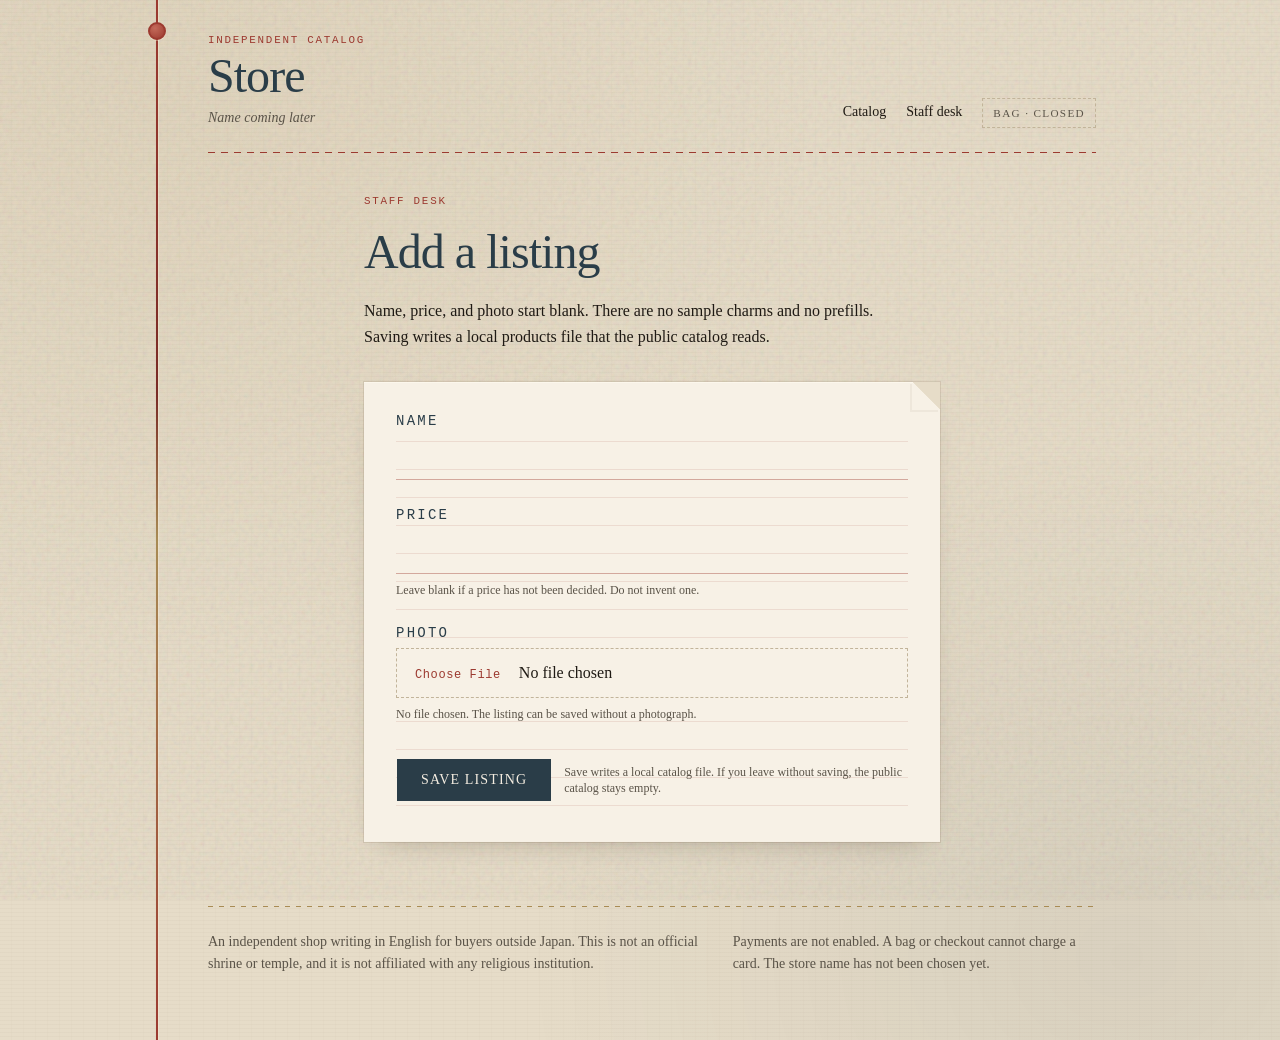
<file: omamori-empty-catalog/staff/add/index.html>
<!DOCTYPE html><html lang="en" class="cormorant_garamond_db522d64-module__k9MFuG__variable newsreader_128ab8f8-module__wmqLWG__variable ibm_plex_mono_4c763d81-module__VHU0TW__variable h-full antialiased"><head><meta charSet="utf-8"/><meta name="viewport" content="width=device-width, initial-scale=1"/><link rel="stylesheet" href="/omamori-empty-catalog/_next/static/chunks/0zwsftpd67_3l.css" data-precedence="next"/><title>Store — catalog</title><meta name="description" content="Independent English catalog of Japanese good-luck charms for buyers outside Japan. Not an official shrine or temple. Listings appear when they are added."/><link rel="icon" href="/omamori-empty-catalog/icon.svg?icon.0etq6p4qg1tmm.svg" sizes="any" type="image/svg+xml"/></head><body class="min-h-full"><div class="paper-ground min-h-dvh"><div class="site-layer relative mx-auto min-h-dvh w-full max-w-5xl px-7 pb-16 pt-6 md:px-14 md:pt-8"><div class="silk-cord" aria-hidden="true"></div><div class="silk-knot" aria-hidden="true"></div><header class="pl-4 md:pl-6"><div class="flex flex-col gap-5 sm:flex-row sm:items-end sm:justify-between"><div><p class="small-caps-label text-thread">Independent catalog</p><p class="display-title mt-1 text-4xl leading-none text-indigo-dye md:text-5xl">Store</p><p class="mt-2 text-sm italic text-ink-soft">Name coming later</p></div><nav aria-label="Primary" class="flex flex-wrap items-center gap-x-5 gap-y-2 text-sm"><a class="border-b border-transparent pb-0.5 text-foreground transition-colors hover:border-thread hover:text-thread" href="/omamori-empty-catalog/">Catalog</a><a class="border-b border-transparent pb-0.5 text-foreground transition-colors hover:border-thread hover:text-thread" href="/omamori-empty-catalog/staff/add/">Staff desk</a><span class="cursor-not-allowed border border-dashed border-border px-2.5 py-1 text-[0.7rem] tracking-[0.12em] text-ink-soft uppercase" title="Payments are not enabled">Bag · closed</span></nav></div><div class="running-stitch mt-6"></div></header><main class="pl-4 pt-8 md:pl-6 md:pt-10"><section class="mx-auto max-w-xl"><p class="small-caps-label text-thread">Staff desk</p><h1 class="display-title mt-3 text-4xl leading-tight text-indigo-dye md:text-5xl">Add a listing</h1><p class="mt-4 max-w-prose text-base leading-relaxed text-foreground">Name, price, and photo start blank. There are no sample charms and no prefills. Saving writes a local products file that the public catalog reads.</p><div class="paper-slip relative mt-8 overflow-hidden px-5 py-8 md:px-8"><form class="inventory-rule space-y-7 pb-2" action="#" method="get"><div class="space-y-2"><label class="flex items-center gap-2 text-sm leading-none font-medium select-none small-caps-label text-indigo-dye" for="name">Name</label><input id="name" autoComplete="off" required="" maxLength="200" class="w-full min-w-0 py-1 transition-colors outline-none h-11 rounded-none border-0 border-b border-thread/40 bg-transparent px-0 text-lg shadow-none" name="name" value=""/></div><div class="space-y-2"><label class="flex items-center gap-2 text-sm leading-none font-medium select-none small-caps-label text-indigo-dye" for="price">Price</label><input id="price" autoComplete="off" inputMode="decimal" maxLength="40" class="w-full min-w-0 py-1 transition-colors outline-none h-11 rounded-none border-0 border-b border-thread/40 bg-transparent px-0 text-lg shadow-none" name="price" value=""/><p class="text-xs text-ink-soft">Leave blank if a price has not been decided. Do not invent one.</p></div><div class="space-y-2"><label class="flex items-center gap-2 text-sm leading-none font-medium select-none small-caps-label text-indigo-dye" for="photo">Photo</label><input id="photo" type="file" accept="image/jpeg,image/png,image/webp,image/gif" class="w-full min-w-0 text-base transition-colors outline-none h-auto rounded-none border border-dashed border-border bg-paper-raised px-3 py-3 file:mr-3 file:border-0 file:bg-transparent file:font-mono file:text-xs file:tracking-wider file:text-thread" name="photo"/><p class="text-xs text-ink-soft">No file chosen. The listing can be saved without a photograph.</p></div><div class="flex flex-col gap-3 pt-2 sm:flex-row sm:items-center"><button type="submit" class="inline-flex shrink-0 items-center justify-center border border-transparent bg-clip-padding font-medium whitespace-nowrap transition-all outline-none select-none h-11 rounded-none bg-indigo-dye px-6 text-sm tracking-[0.08em] uppercase text-primary-foreground hover:bg-indigo-dye/90">Save listing</button><p class="text-xs text-ink-soft">Save writes a local catalog file. If you leave without saving, the public catalog stays empty.</p></div></form></div></section></main><footer class="mt-16 pl-4 md:pl-6"><div class="running-stitch-gold mb-6"></div><div class="grid gap-4 text-sm leading-relaxed text-ink-soft md:grid-cols-[1.4fr_1fr]"><p>An independent shop writing in English for buyers outside Japan. This is not an official shrine or temple, and it is not affiliated with any religious institution.</p><p>Payments are not enabled. A bag or checkout cannot charge a card. The store name has not been chosen yet.</p></div></footer></div></div></body></html>
</file>
<file: omamori-empty-catalog/_next/static/chunks/0zwsftpd67_3l.css>
/* Reduced empty-catalog stylesheet (full Next CSS exceeded MCP size). */
:root {
  --background: #e6dcc8;
  --foreground: #1f1a14;
  --primary: #2a3d48;
  --primary-foreground: #f3ece0;
  --muted-foreground: #5a5348;
  --destructive: #9c3a30;
  --border: #c2b49a;
  --input: #c2b49a;
  --ring: #9c3a30;
  --thread: #9c3a30;
  --thread-soft: #c46a5a;
  --indigo-dye: #2a3d48;
  --gold-thread: #a88b54;
  --paper-raised: #f7f1e6;
  --ink-soft: #5a5348;
  --font-cormorant: "Times New Roman", Times, serif;
  --font-newsreader: Georgia, "Times New Roman", serif;
  --font-ibm-plex-mono: ui-monospace, SFMono-Regular, Menlo, Consolas, monospace;
}
.cormorant_garamond_db522d64-module__k9MFuG__variable { --font-cormorant: "Times New Roman", Times, serif; }
.newsreader_128ab8f8-module__wmqLWG__variable { --font-newsreader: Georgia, "Times New Roman", serif; }
.ibm_plex_mono_4c763d81-module__VHU0TW__variable { --font-ibm-plex-mono: ui-monospace, SFMono-Regular, Menlo, Consolas, monospace; }

*, *::before, *::after { box-sizing: border-box; border: 0 solid; margin: 0; padding: 0; }
html, :host { line-height: 1.5; -webkit-text-size-adjust: 100%; tab-size: 4; font-family: var(--font-newsreader), Georgia, serif; }
body { color: var(--foreground); background: var(--background); }
a { color: inherit; text-decoration: inherit; }
h1, h2, h3, h4, h5, h6 { font-size: inherit; font-weight: inherit; }
button, input { font: inherit; color: inherit; }
.antialiased { -webkit-font-smoothing: antialiased; -moz-osx-font-smoothing: grayscale; }

.paper-ground {
  background-color: var(--background);
  background-image:
    radial-gradient(at 12% 8%, #a88b5417, #0000 42%),
    radial-gradient(at 88% 92%, #2a3d4812, #0000 38%),
    repeating-linear-gradient(0deg, #0000, #0000 3px, #46341c07 3px 4px),
    repeating-linear-gradient(90deg, #0000, #0000 11px, #5a462805 11px 12px);
}
.paper-ground::before {
  content: "";
  pointer-events: none;
  z-index: 0;
  opacity: .22;
  mix-blend-mode: multiply;
  background-image: url("data:image/svg+xml,%3Csvg viewBox='0 0 220 220' xmlns='http://www.w3.org/2000/svg'%3E%3Cfilter id='n'%3E%3CfeTurbulence type='fractalNoise' baseFrequency='0.85' numOctaves='4' stitchTiles='stitch'/%3E%3C/filter%3E%3Crect width='100%25' height='100%25' filter='url(%23n)' opacity='0.55'/%3E%3C/svg%3E");
  position: fixed;
  inset: 0;
}
.site-layer { z-index: 1; position: relative; }
.silk-cord {
  background: linear-gradient(180deg, var(--thread) 0%, #7a2c26 38%, var(--gold-thread) 52%, var(--thread) 100%);
  width: 2px;
  position: absolute;
  top: 0; bottom: 0; left: 18px;
  box-shadow: 1px 0 #fff4dc59;
}
@media (min-width: 768px) { .silk-cord { left: 28px; } }
.silk-knot {
  border: 2px solid var(--thread);
  background: radial-gradient(circle at 35% 30%, var(--thread-soft), var(--thread));
  border-radius: 50%;
  width: 18px; height: 18px;
  position: absolute;
  top: 22px; left: 10px;
  box-shadow: 0 1px #fff4dc66;
}
@media (min-width: 768px) { .silk-knot { left: 20px; } }
.running-stitch {
  background-image: repeating-linear-gradient(90deg, var(--thread) 0 7px, transparent 7px 13px);
  height: 1px;
}
.running-stitch-gold {
  background-image: repeating-linear-gradient(90deg, var(--gold-thread) 0 5px, transparent 5px 11px);
  height: 1px;
}
.paper-slip {
  background: var(--paper-raised);
  box-shadow: inset 0 1px #fffaf0b3, 0 12px 28px -18px #281c0c59, 0 0 0 1px #5a46281f;
}
.paper-slip::after {
  content: "";
  background: linear-gradient(225deg, var(--background) 48%, transparent 50%);
  width: 28px; height: 28px;
  position: absolute;
  top: 0; right: 0;
  box-shadow: -2px 2px #5a46280f;
}
.inventory-rule {
  background-image: repeating-linear-gradient(#0000, #0000 27px, #9c3a301f 27px 28px);
}
.display-title {
  font-family: var(--font-cormorant), "Times New Roman", serif;
  letter-spacing: -.02em;
  font-weight: 500;
}
.small-caps-label {
  font-family: var(--font-ibm-plex-mono), ui-monospace, monospace;
  letter-spacing: .16em;
  text-transform: uppercase;
  font-size: .68rem;
}

.relative { position: relative; }
.fixed { position: fixed; }
.hidden { display: none; }
.overflow-hidden { overflow: hidden; }
.mx-auto { margin-left: auto; margin-right: auto; }
.mt-1 { margin-top: .25rem; }
.mt-2 { margin-top: .5rem; }
.mt-3 { margin-top: .75rem; }
.mt-4 { margin-top: 1rem; }
.mt-5 { margin-top: 1.25rem; }
.mt-6 { margin-top: 1.5rem; }
.mt-8 { margin-top: 2rem; }
.mt-16 { margin-top: 4rem; }
.mb-6 { margin-bottom: 1.5rem; }
.mr-3 { margin-right: .75rem; }
.h-full { height: 100%; }
.min-h-full { min-height: 100%; }
.min-h-dvh { min-height: 100dvh; }
.h-11 { height: 2.75rem; }
.h-auto { height: auto; }
.w-full { width: 100%; }
.min-w-0 { min-width: 0; }
.max-w-xs { max-width: 20rem; }
.max-w-xl { max-width: 36rem; }
.max-w-2xl { max-width: 42rem; }
.max-w-5xl { max-width: 64rem; }
.max-w-prose { max-width: 65ch; }
.size-16 { width: 4rem; height: 4rem; }
.shrink-0 { flex-shrink: 0; }
.flex { display: flex; }
.inline-flex { display: inline-flex; }
.flex-col { flex-direction: column; }
.flex-wrap { flex-wrap: wrap; }
.items-center { align-items: center; }
.items-end { align-items: flex-end; }
.justify-between { justify-content: space-between; }
.justify-center { justify-content: center; }
.gap-1\.5 { gap: .375rem; }
.gap-2 { gap: .5rem; }
.gap-3 { gap: .75rem; }
.gap-4 { gap: 1rem; }
.gap-5 { gap: 1.25rem; }
.gap-x-5 { column-gap: 1.25rem; }
.gap-y-2 { row-gap: .5rem; }
.grid { display: grid; }
.space-y-2 > :not([hidden]) ~ :not([hidden]) { margin-top: .5rem; }
.space-y-7 > :not([hidden]) ~ :not([hidden]) { margin-top: 1.75rem; }
.space-y-10 > :not([hidden]) ~ :not([hidden]) { margin-top: 2.5rem; }

.px-0 { padding-left: 0; padding-right: 0; }
.px-2\.5 { padding-left: .625rem; padding-right: .625rem; }
.px-3 { padding-left: .75rem; padding-right: .75rem; }
.px-5 { padding-left: 1.25rem; padding-right: 1.25rem; }
.px-6 { padding-left: 1.5rem; padding-right: 1.5rem; }
.px-7 { padding-left: 1.75rem; padding-right: 1.75rem; }
.py-1 { padding-top: .25rem; padding-bottom: .25rem; }
.py-3 { padding-top: .75rem; padding-bottom: .75rem; }
.py-8 { padding-top: 2rem; padding-bottom: 2rem; }
.py-10 { padding-top: 2.5rem; padding-bottom: 2.5rem; }
.pt-2 { padding-top: .5rem; }
.pt-6 { padding-top: 1.5rem; }
.pt-8 { padding-top: 2rem; }
.pb-0\.5 { padding-bottom: .125rem; }
.pb-2 { padding-bottom: .5rem; }
.pb-16 { padding-bottom: 4rem; }
.pl-4 { padding-left: 1rem; }

.border { border-width: 1px; }
.border-0 { border-width: 0; }
.border-b { border-bottom-width: 1px; }
.border-dashed { border-style: dashed; }
.border-transparent { border-color: transparent; }
.border-border { border-color: var(--border); }
.border-thread, .border-thread\/40 { border-color: var(--thread); }
@supports (color: color-mix(in lab, red, red)) {
  .border-thread\/40 { border-color: color-mix(in oklab, var(--thread) 40%, transparent); }
}
.rounded-none { border-radius: 0; }

.text-thread { color: var(--thread); }
.text-indigo-dye { color: var(--indigo-dye); }
.text-ink-soft { color: var(--ink-soft); }
.text-gold-thread { color: var(--gold-thread); }
.text-foreground { color: var(--foreground); }
.text-primary-foreground { color: var(--primary-foreground); }
.text-muted-foreground { color: var(--muted-foreground); }
.bg-indigo-dye { background-color: var(--indigo-dye); }
.bg-paper-raised { background-color: var(--paper-raised); }
.bg-transparent { background-color: transparent; }
.bg-clip-padding { background-clip: padding-box; }

.text-xs { font-size: .75rem; line-height: 1rem; }
.text-sm { font-size: .875rem; line-height: 1.25rem; }
.text-base { font-size: 1rem; line-height: 1.5rem; }
.text-lg { font-size: 1.125rem; line-height: 1.75rem; }
.text-3xl { font-size: 1.875rem; }
.text-4xl { font-size: 2.25rem; }
.text-5xl { font-size: 3rem; }
.text-\[0\.7rem\] { font-size: .7rem; }
.leading-none { line-height: 1; }
.leading-tight { line-height: 1.25; }
.leading-relaxed { line-height: 1.625; }
.italic { font-style: italic; }
.font-medium { font-weight: 500; }
.uppercase { text-transform: uppercase; }
.tracking-\[0\.12em\] { letter-spacing: .12em; }
.tracking-\[0\.08em\] { letter-spacing: .08em; }
.tracking-wider { letter-spacing: .05em; }
.font-mono { font-family: var(--font-ibm-plex-mono), ui-monospace, monospace; }
.whitespace-nowrap { white-space: nowrap; }

.shadow-none { box-shadow: none; }
.cursor-not-allowed { cursor: not-allowed; }
.select-none { user-select: none; }
.outline-none { outline: none; }
.transition-colors { transition-property: color, background-color, border-color; transition-duration: .15s; }
.transition-all { transition-property: all; transition-duration: .15s; }

.hover\:border-thread:hover { border-color: var(--thread); }
.hover\:text-thread:hover { color: var(--thread); }
.hover\:border-indigo-dye:hover { border-color: var(--indigo-dye); }
.hover\:text-indigo-dye:hover { color: var(--indigo-dye); }
.hover\:bg-indigo-dye\/90:hover { background-color: var(--indigo-dye); }
@supports (color: color-mix(in lab, red, red)) {
  .hover\:bg-indigo-dye\/90:hover { background-color: color-mix(in oklab, var(--indigo-dye) 90%, transparent); }
}
.focus-visible\:border-thread:focus-visible { border-color: var(--thread); }
.focus-visible\:ring-0:focus-visible { box-shadow: none; }

.file\:inline-flex::file-selector-button { display: inline-flex; }
.file\:h-6::file-selector-button { height: 1.5rem; }
.file\:border-0::file-selector-button { border-width: 0; }
.file\:bg-transparent::file-selector-button { background-color: transparent; }
.file\:text-sm::file-selector-button { font-size: .875rem; }
.file\:text-xs::file-selector-button { font-size: .75rem; }
.file\:font-medium::file-selector-button { font-weight: 500; }
.file\:font-mono::file-selector-button { font-family: var(--font-ibm-plex-mono), ui-monospace, monospace; }
.file\:tracking-wider::file-selector-button { letter-spacing: .05em; }
.file\:text-thread::file-selector-button { color: var(--thread); }
.file\:mr-3::file-selector-button { margin-right: .75rem; }

@media (min-width: 640px) {
  .sm\:flex-row { flex-direction: row; }
  .sm\:items-end { align-items: flex-end; }
  .sm\:items-center { align-items: center; }
  .sm\:justify-between { justify-content: space-between; }
}
@media (min-width: 768px) {
  .md\:px-8 { padding-left: 2rem; padding-right: 2rem; }
  .md\:px-10 { padding-left: 2.5rem; padding-right: 2.5rem; }
  .md\:px-14 { padding-left: 3.5rem; padding-right: 3.5rem; }
  .md\:py-14 { padding-top: 3.5rem; padding-bottom: 3.5rem; }
  .md\:pt-8 { padding-top: 2rem; }
  .md\:pt-10 { padding-top: 2.5rem; }
  .md\:pl-6 { padding-left: 1.5rem; }
  .md\:text-4xl { font-size: 2.25rem; }
  .md\:text-5xl { font-size: 3rem; }
  .md\:text-lg { font-size: 1.125rem; line-height: 1.75rem; }
  .md\:text-sm { font-size: .875rem; line-height: 1.25rem; }
  .md\:grid-cols-\[1\.4fr_1fr\] { grid-template-columns: 1.4fr 1fr; }
}
</file>
